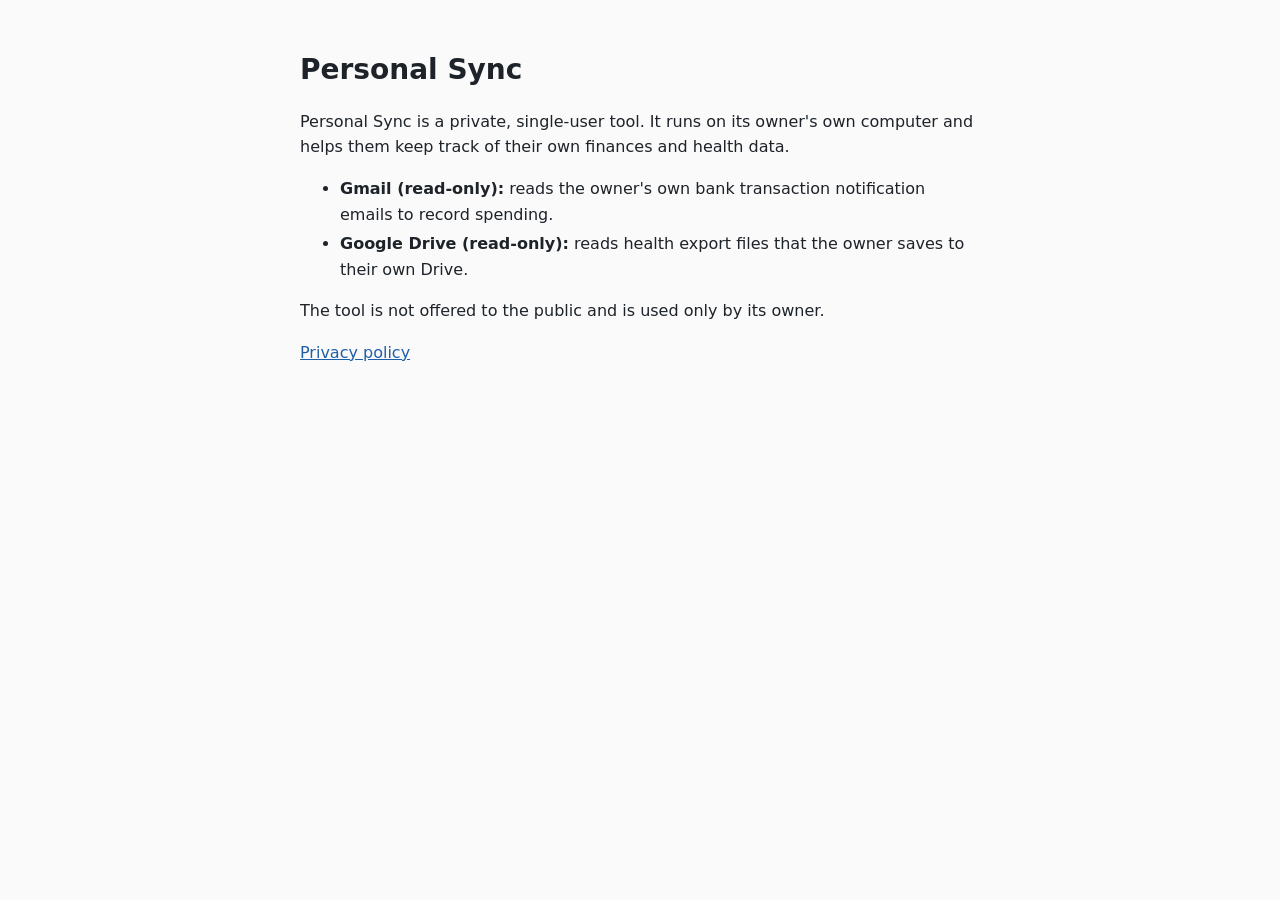
<file: index.html>
<!doctype html>
<html lang="en">
<head>
<meta charset="utf-8">
<meta name="viewport" content="width=device-width, initial-scale=1">
<title>Personal Sync</title>
<link rel="stylesheet" href="style.css">
</head>
<body>
<main>
  <h1>Personal Sync</h1>
  <p>Personal Sync is a private, single-user tool. It runs on its owner's own computer and helps them keep track of their
  own finances and health data.</p>
  <ul>
    <li><b>Gmail (read-only):</b> reads the owner's own bank transaction notification emails to record spending.</li>
    <li><b>Google Drive (read-only):</b> reads health export files that the owner saves to their own Drive.</li>
  </ul>
  <p>The tool is not offered to the public and is used only by its owner.</p>
  <p><a href="privacy.html">Privacy policy</a></p>
</main>
</body>
</html>
</file>
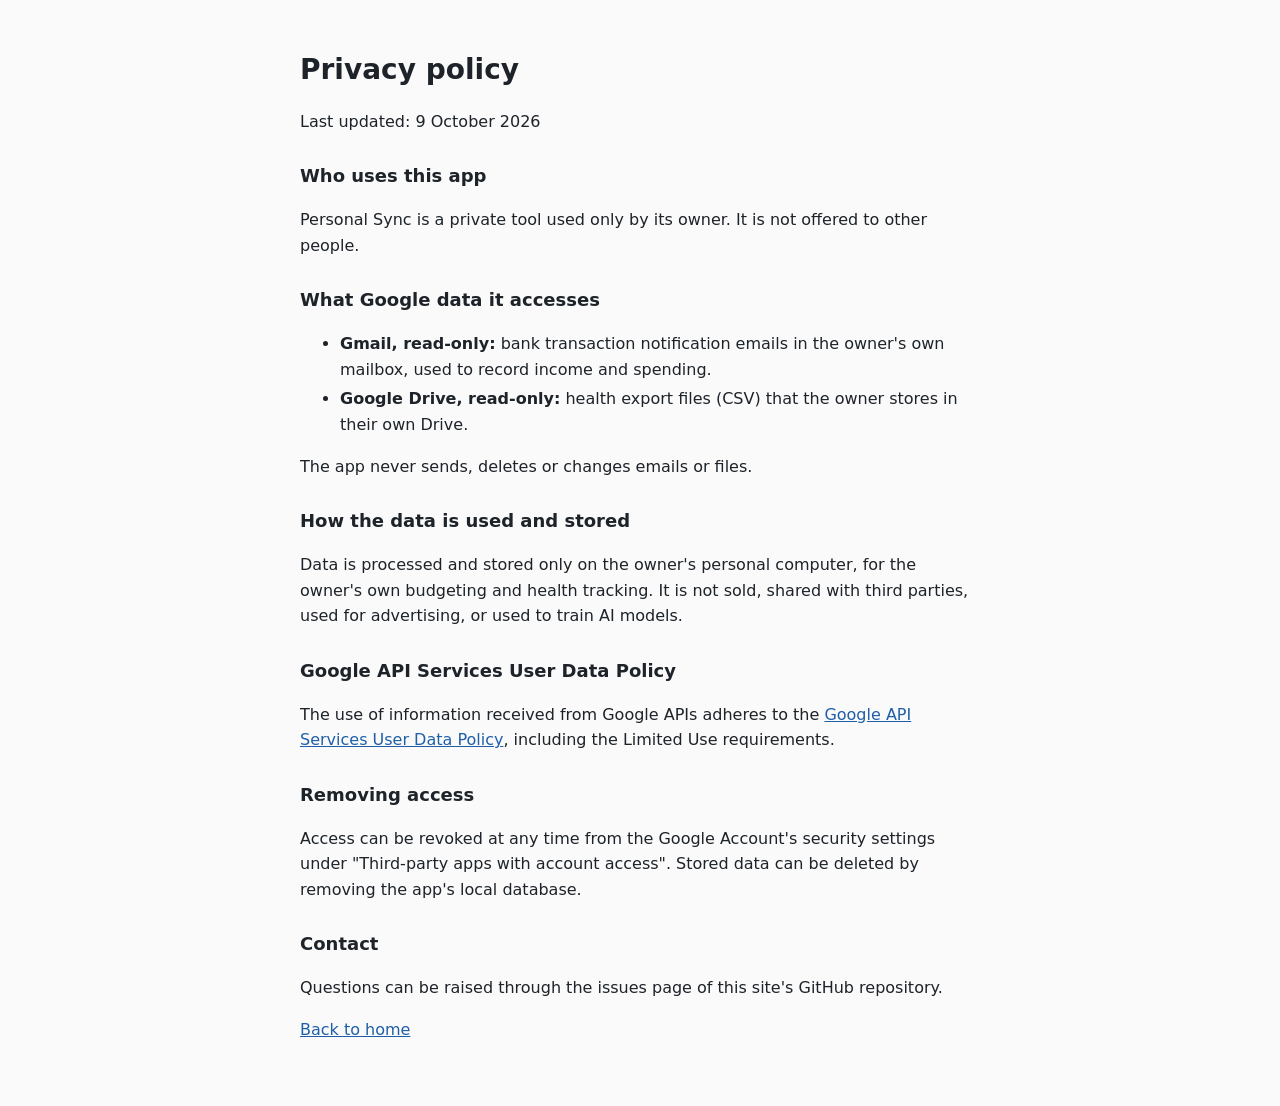
<file: privacy.html>
<!doctype html>
<html lang="en">
<head>
<meta charset="utf-8">
<meta name="viewport" content="width=device-width, initial-scale=1">
<title>Personal Sync Privacy Policy</title>
<link rel="stylesheet" href="style.css">
</head>
<body>
<main>
  <h1>Privacy policy</h1>
  <p>Last updated: 9 October 2026</p>

  <h2>Who uses this app</h2>
  <p>Personal Sync is a private tool used only by its owner. It is not offered to other people.</p>

  <h2>What Google data it accesses</h2>
  <ul>
    <li><b>Gmail, read-only:</b> bank transaction notification emails in the owner's own mailbox, used to record income and spending.</li>
    <li><b>Google Drive, read-only:</b> health export files (CSV) that the owner stores in their own Drive.</li>
  </ul>
  <p>The app never sends, deletes or changes emails or files.</p>

  <h2>How the data is used and stored</h2>
  <p>Data is processed and stored only on the owner's personal computer, for the owner's own budgeting and health tracking.
  It is not sold, shared with third parties, used for advertising, or used to train AI models.</p>

  <h2>Google API Services User Data Policy</h2>
  <p>The use of information received from Google APIs adheres to the
  <a href="https://developers.google.com/terms/api-services-user-data-policy">Google API Services User Data Policy</a>,
  including the Limited Use requirements.</p>

  <h2>Removing access</h2>
  <p>Access can be revoked at any time from the Google Account's security settings under "Third-party apps with account access".
  Stored data can be deleted by removing the app's local database.</p>

  <h2>Contact</h2>
  <p>Questions can be raised through the issues page of this site's GitHub repository.</p>

  <p><a href="index.html">Back to home</a></p>
</main>
</body>
</html>
</file>
<file: style.css>
body { margin: 0; background: #fafafa; color: #1d2329; font: 16px/1.6 system-ui, -apple-system, "Segoe UI", Roboto, Arial, sans-serif; }
main { max-width: 680px; margin: 0 auto; padding: 48px 20px; }
h1 { font-size: 28px; margin: 0 0 16px; }
h2 { font-size: 18px; margin: 28px 0 6px; }
a { color: #1f5fa8; }
li { margin: 4px 0; }
</file>
